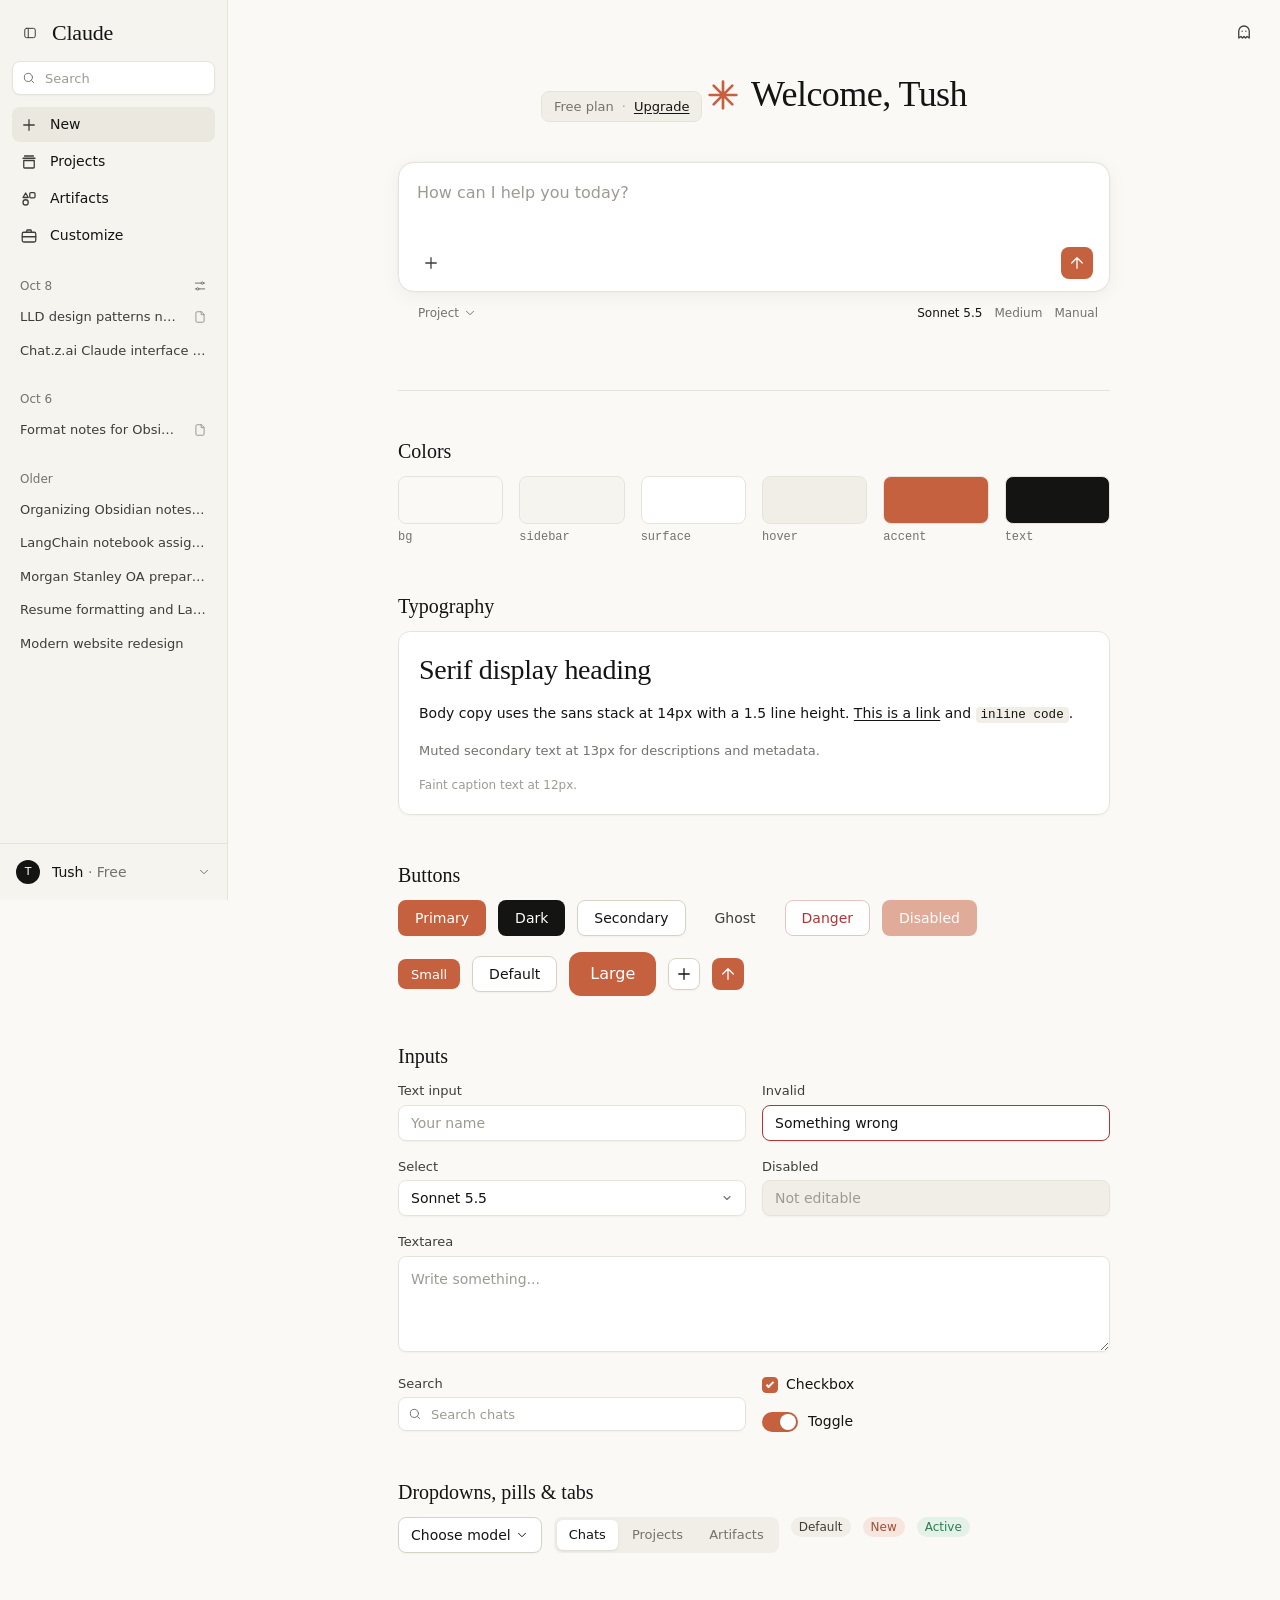
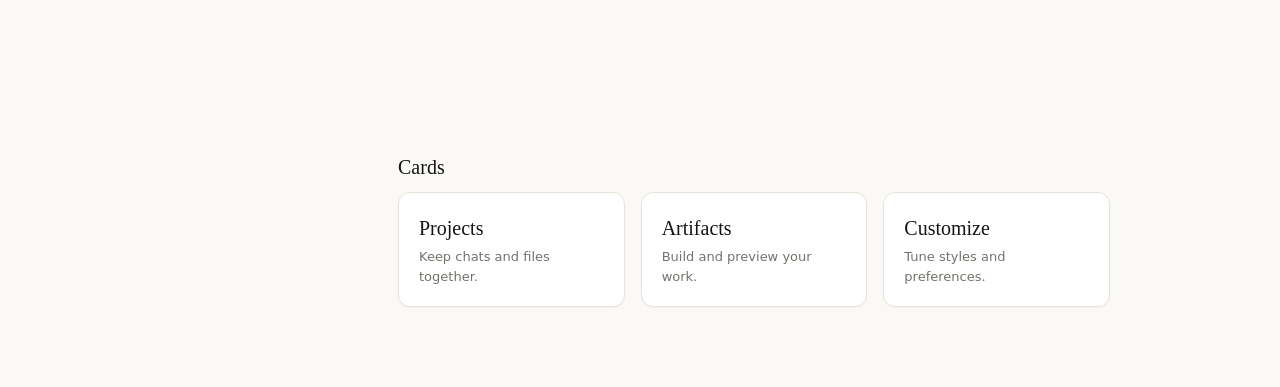
<file: template/index.html>
<!DOCTYPE html>
<html lang="en">
<head>
  <meta charset="UTF-8" />
  <meta name="viewport" content="width=device-width, initial-scale=1" />
  <title>Claude-inspired Design System</title>
  <link rel="stylesheet" href="style.css" />
  <style>
    /* Demo-only layout (not part of the design system) */
    .hero { padding: 72px 0 40px; text-align: center; }
    .hero .pill { margin-bottom: 40px; }
    .hero__title { display: inline-flex; align-items: center; gap: 12px; font-family: var(--font-serif); font-size: var(--text-2xl); letter-spacing: -0.015em; margin-bottom: 32px; }
    .hero__title svg { color: var(--color-accent); width: 32px; height: 32px; }
    .hero .composer { text-align: left; }
    .section { padding: 24px 0; }
    .grid { display: grid; gap: var(--space-4); }
    .grid--3 { grid-template-columns: repeat(3, 1fr); }
    .grid--2 { grid-template-columns: repeat(2, 1fr); }
    .grid--6 { grid-template-columns: repeat(6, 1fr); }
    .topbar { position: absolute; top: 16px; right: 20px; }
    @media (max-width: 800px) { .sidebar { display: none; } .grid--3, .grid--2 { grid-template-columns: 1fr; } .grid--6 { grid-template-columns: repeat(3, 1fr); } }
  </style>
</head>
<body>

<!-- Inline SVG icon sprite -->
<svg width="0" height="0" style="position:absolute" aria-hidden="true">
  <defs>
    <symbol id="i-sidebar" viewBox="0 0 24 24"><rect x="3" y="4" width="18" height="16" rx="3"/><path d="M9 4v16"/></symbol>
    <symbol id="i-search" viewBox="0 0 24 24"><circle cx="11" cy="11" r="7"/><path d="m20 20-3.5-3.5"/></symbol>
    <symbol id="i-plus" viewBox="0 0 24 24"><path d="M12 5v14M5 12h14"/></symbol>
    <symbol id="i-folder" viewBox="0 0 24 24"><path d="M4 7h16M6 4h12M5 10h14v9a1 1 0 0 1-1 1H6a1 1 0 0 1-1-1z"/></symbol>
    <symbol id="i-shapes" viewBox="0 0 24 24"><circle cx="7.5" cy="16.5" r="3.5"/><rect x="13" y="3.5" width="7" height="7" rx="1.5"/><path d="m7.5 4 3.5 6H4z"/></symbol>
    <symbol id="i-brief" viewBox="0 0 24 24"><rect x="3" y="7" width="18" height="13" rx="2"/><path d="M9 7V5a1 1 0 0 1 1-1h4a1 1 0 0 1 1 1v2M3 13h18"/></symbol>
    <symbol id="i-doc" viewBox="0 0 24 24"><path d="M14 3H7a2 2 0 0 0-2 2v14a2 2 0 0 0 2 2h10a2 2 0 0 0 2-2V8z"/><path d="M14 3v5h5"/></symbol>
    <symbol id="i-arrow-up" viewBox="0 0 24 24"><path d="M12 19V5M5 12l7-7 7 7"/></symbol>
    <symbol id="i-chevron" viewBox="0 0 24 24"><path d="m6 9 6 6 6-6"/></symbol>
    <symbol id="i-sliders" viewBox="0 0 24 24"><path d="M4 7h10M18 7h2M4 17h2M10 17h10"/><circle cx="16" cy="7" r="2"/><circle cx="8" cy="17" r="2"/></symbol>
    <symbol id="i-ghost" viewBox="0 0 24 24"><path d="M5 20V11a7 7 0 0 1 14 0v9l-3-2-2 2-2-2-2 2-2-2z"/><path d="M9.5 11h.01M14.5 11h.01"/></symbol>
    <symbol id="i-spark" viewBox="0 0 24 24"><path d="M12 2v20M2 12h20M5 5l14 14M19 5 5 19"/></symbol>
  </defs>
</svg>

<div class="app">

  <!-- ===================== Sidebar ===================== -->
  <aside class="sidebar">
    <div class="sidebar__header">
      <button class="btn btn--ghost btn--icon btn--sm" aria-label="Toggle sidebar">
        <svg class="icon icon--sm"><use href="#i-sidebar"/></svg>
      </button>
      <span class="sidebar__brand">Claude</span>
    </div>

    <div class="search" style="margin-bottom: 12px;">
      <svg class="icon icon--sm search__icon"><use href="#i-search"/></svg>
      <input class="input" type="search" placeholder="Search" aria-label="Search" />
    </div>

    <div class="sidebar__scroll">
      <nav class="sidebar__group">
        <a class="nav-item is-active" href="#"><svg class="icon nav-item__icon"><use href="#i-plus"/></svg><span class="nav-item__text">New</span></a>
        <a class="nav-item" href="#"><svg class="icon nav-item__icon"><use href="#i-folder"/></svg><span class="nav-item__text">Projects</span></a>
        <a class="nav-item" href="#"><svg class="icon nav-item__icon"><use href="#i-shapes"/></svg><span class="nav-item__text">Artifacts</span></a>
        <a class="nav-item" href="#"><svg class="icon nav-item__icon"><use href="#i-brief"/></svg><span class="nav-item__text">Customize</span></a>
      </nav>

      <div class="sidebar__group">
        <div class="sidebar__label"><span>Oct 8</span><svg class="icon icon--sm"><use href="#i-sliders"/></svg></div>
        <a class="nav-item nav-item--chat" href="#"><span class="nav-item__text">LLD design patterns notes</span><svg class="icon icon--sm text-faint"><use href="#i-doc"/></svg></a>
        <a class="nav-item nav-item--chat" href="#"><span class="nav-item__text">Chat.z.ai Claude interface reskin</span></a>
      </div>

      <div class="sidebar__group">
        <div class="sidebar__label"><span>Oct 6</span></div>
        <a class="nav-item nav-item--chat" href="#"><span class="nav-item__text">Format notes for Obsidian</span><svg class="icon icon--sm text-faint"><use href="#i-doc"/></svg></a>
      </div>

      <div class="sidebar__group">
        <div class="sidebar__label"><span>Older</span></div>
        <a class="nav-item nav-item--chat" href="#"><span class="nav-item__text">Organizing Obsidian notes in markdown</span></a>
        <a class="nav-item nav-item--chat" href="#"><span class="nav-item__text">LangChain notebook assignment</span></a>
        <a class="nav-item nav-item--chat" href="#"><span class="nav-item__text">Morgan Stanley OA preparation guide</span></a>
        <a class="nav-item nav-item--chat" href="#"><span class="nav-item__text">Resume formatting and LaTeX fixes</span></a>
        <a class="nav-item nav-item--chat" href="#"><span class="nav-item__text">Modern website redesign</span></a>
      </div>
    </div>

    <div class="sidebar__footer">
      <button class="nav-item" style="padding: 4px;">
        <span class="avatar">T</span>
        <span class="nav-item__text">Tush <span class="text-muted">· Free</span></span>
        <svg class="icon icon--sm text-muted"><use href="#i-chevron"/></svg>
      </button>
    </div>
  </aside>

  <!-- ===================== Main ===================== -->
  <main class="main">
    <button class="btn btn--ghost btn--icon topbar" aria-label="Incognito chat"><svg class="icon"><use href="#i-ghost"/></svg></button>

    <div class="container">

      <!-- Hero: pill + greeting + composer -->
      <section class="hero">
        <div class="pill"><span>Free plan</span><span class="pill__dot">·</span><a href="#">Upgrade</a></div>

        <h1 class="hero__title">
          <svg viewBox="0 0 24 24" class="icon" style="stroke-width:2"><use href="#i-spark"/></svg>
          Welcome, Tush
        </h1>

        <div class="composer">
          <textarea class="composer__input" rows="2" placeholder="How can I help you today?"></textarea>
          <div class="composer__bar">
            <div class="composer__tools">
              <button class="btn btn--ghost btn--icon" aria-label="Add"><svg class="icon"><use href="#i-plus"/></svg></button>
            </div>
            <button class="btn btn--send" aria-label="Send"><svg class="icon"><use href="#i-arrow-up"/></svg></button>
          </div>
        </div>
        <div class="composer-footer">
          <details class="dropdown dropdown--up">
            <summary class="dropdown__trigger">Project <svg class="icon icon--sm"><use href="#i-chevron"/></svg></summary>
            <div class="dropdown__menu">
              <button class="dropdown__item is-selected">No project</button>
              <button class="dropdown__item">Website redesign</button>
              <button class="dropdown__item">Interview prep</button>
            </div>
          </details>
          <div class="composer__meta"><strong>Sonnet 5.5</strong><span>Medium</span><span>Manual</span></div>
        </div>
      </section>

      <hr class="divider" />

      <!-- Color tokens -->
      <section class="section">
        <h2 class="heading-section">Colors</h2>
        <div class="grid grid--6">
          <div><div class="swatch" style="background:var(--color-bg)"></div><div class="swatch-label">bg</div></div>
          <div><div class="swatch" style="background:var(--color-bg-sidebar)"></div><div class="swatch-label">sidebar</div></div>
          <div><div class="swatch" style="background:var(--color-surface)"></div><div class="swatch-label">surface</div></div>
          <div><div class="swatch" style="background:var(--color-surface-hover)"></div><div class="swatch-label">hover</div></div>
          <div><div class="swatch" style="background:var(--color-accent)"></div><div class="swatch-label">accent</div></div>
          <div><div class="swatch" style="background:var(--color-text)"></div><div class="swatch-label">text</div></div>
        </div>
      </section>

      <!-- Typography -->
      <section class="section">
        <h2 class="heading-section">Typography</h2>
        <div class="card stack">
          <h3 class="heading-display">Serif display heading</h3>
          <p>Body copy uses the sans stack at 14px with a 1.5 line height. <a href="#">This is a link</a> and <code>inline code</code>.</p>
          <p class="text-muted text-sm">Muted secondary text at 13px for descriptions and metadata.</p>
          <p class="text-faint text-xs">Faint caption text at 12px.</p>
        </div>
      </section>

      <!-- Buttons -->
      <section class="section">
        <h2 class="heading-section">Buttons</h2>
        <div class="stack">
          <div class="row">
            <button class="btn btn--primary">Primary</button>
            <button class="btn btn--dark">Dark</button>
            <button class="btn btn--secondary">Secondary</button>
            <button class="btn btn--ghost">Ghost</button>
            <button class="btn btn--danger">Danger</button>
            <button class="btn btn--primary" disabled>Disabled</button>
          </div>
          <div class="row">
            <button class="btn btn--primary btn--sm">Small</button>
            <button class="btn btn--secondary">Default</button>
            <button class="btn btn--primary btn--lg">Large</button>
            <button class="btn btn--secondary btn--icon" aria-label="Add"><svg class="icon"><use href="#i-plus"/></svg></button>
            <button class="btn btn--send" aria-label="Send"><svg class="icon"><use href="#i-arrow-up"/></svg></button>
          </div>
        </div>
      </section>

      <!-- Inputs -->
      <section class="section">
        <h2 class="heading-section">Inputs</h2>
        <div class="grid grid--2">
          <div>
            <label class="label" for="name">Text input</label>
            <input id="name" class="input" type="text" placeholder="Your name" />
          </div>
          <div>
            <label class="label" for="err">Invalid</label>
            <input id="err" class="input is-invalid" type="text" value="Something wrong" />
          </div>
          <div>
            <label class="label" for="sel">Select</label>
            <select id="sel" class="select"><option>Sonnet 5.5</option><option>Opus 5.5</option><option>Haiku 5.5</option></select>
          </div>
          <div>
            <label class="label" for="dis">Disabled</label>
            <input id="dis" class="input" type="text" value="Not editable" disabled />
          </div>
          <div style="grid-column: 1 / -1;">
            <label class="label" for="ta">Textarea</label>
            <textarea id="ta" class="textarea" placeholder="Write something..."></textarea>
          </div>
          <div>
            <label class="label">Search</label>
            <div class="search"><svg class="icon icon--sm search__icon"><use href="#i-search"/></svg><input class="input" type="search" placeholder="Search chats" /></div>
          </div>
          <div class="stack">
            <label class="check"><input type="checkbox" checked /> Checkbox</label>
            <label class="row" style="gap:10px"><span class="toggle"><input type="checkbox" checked /><span class="toggle__track"></span></span> Toggle</label>
          </div>
        </div>
      </section>

      <!-- Dropdowns, pills, tabs -->
      <section class="section">
        <h2 class="heading-section">Dropdowns, pills &amp; tabs</h2>
        <div class="row" style="align-items:flex-start; min-height: 190px;">
          <details class="dropdown">
            <summary class="dropdown__trigger dropdown__trigger--field">Choose model <svg class="icon icon--sm"><use href="#i-chevron"/></svg></summary>
            <div class="dropdown__menu">
              <button class="dropdown__item is-selected"><span>Sonnet 5.5<small>Smart, efficient</small></span></button>
              <button class="dropdown__item"><span>Opus 5.5<small>Most capable</small></span></button>
              <button class="dropdown__item"><span>Haiku 5.5<small>Fastest</small></span></button>
              <div class="dropdown__sep"></div>
              <a class="dropdown__item" href="#">More models</a>
            </div>
          </details>

          <div class="tabs" role="tablist">
            <button class="tab is-active" role="tab">Chats</button>
            <button class="tab" role="tab">Projects</button>
            <button class="tab" role="tab">Artifacts</button>
          </div>

          <span class="badge">Default</span>
          <span class="badge badge--accent">New</span>
          <span class="badge badge--success">Active</span>
        </div>
      </section>

      <!-- Cards -->
      <section class="section" style="padding-bottom: 80px;">
        <h2 class="heading-section">Cards</h2>
        <div class="grid grid--3">
          <div class="card card--interactive"><div class="card__title">Projects</div><p class="text-muted text-sm">Keep chats and files together.</p></div>
          <div class="card card--interactive"><div class="card__title">Artifacts</div><p class="text-muted text-sm">Build and preview your work.</p></div>
          <div class="card card--interactive"><div class="card__title">Customize</div><p class="text-muted text-sm">Tune styles and preferences.</p></div>
        </div>
      </section>

    </div>
  </main>
</div>

</body>
</html>
</file>
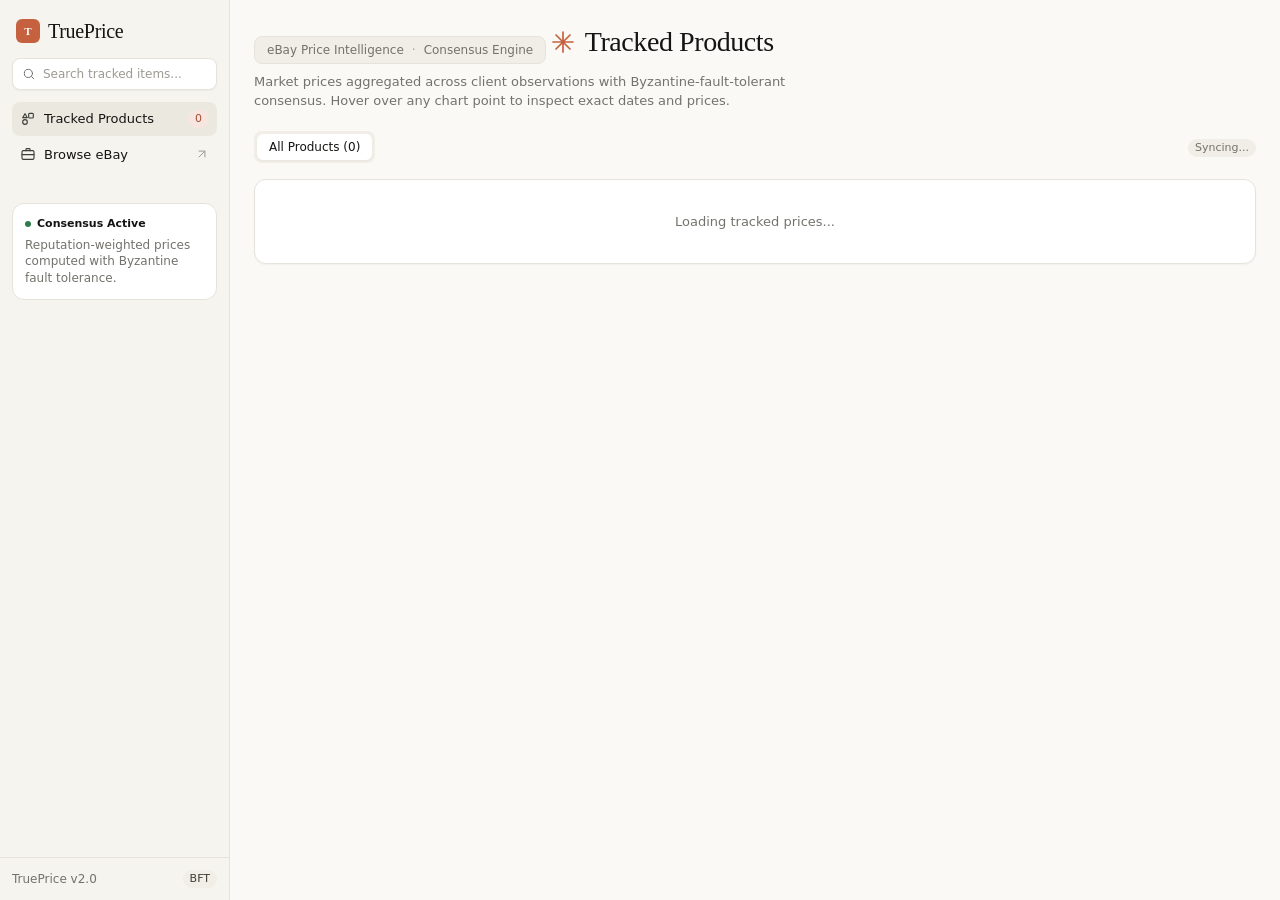
<file: extension/dashboard.html>
<!DOCTYPE html>
<html lang="en">
<head>
  <meta charset="UTF-8" />
  <meta name="viewport" content="width=device-width, initial-scale=1.0"/>
  <title>TruePrice Dashboard</title>
  <link rel="stylesheet" href="style.css" />
  <script src="chart.js"></script>
</head>

<body>

<!-- Inline SVG icon sprite -->
<svg width="0" height="0" style="position:absolute" aria-hidden="true">
  <defs>
    <symbol id="i-spark" viewBox="0 0 24 24">
      <path d="M12 2v20M2 12h20M5 5l14 14M19 5 5 19"/>
    </symbol>
    <symbol id="i-shapes" viewBox="0 0 24 24">
      <circle cx="7.5" cy="16.5" r="3.5"/><rect x="13" y="3.5" width="7" height="7" rx="1.5"/><path d="m7.5 4 3.5 6H4z"/>
    </symbol>
    <symbol id="i-search" viewBox="0 0 24 24">
      <circle cx="11" cy="11" r="7"/><path d="m20 20-3.5-3.5"/>
    </symbol>
    <symbol id="i-brief" viewBox="0 0 24 24">
      <rect x="3" y="7" width="18" height="13" rx="2"/><path d="M9 7V5a1 1 0 0 1 1-1h4a1 1 0 0 1 1 1v2M3 13h18"/>
    </symbol>
    <symbol id="i-arrow-up-right" viewBox="0 0 24 24">
      <path d="M7 17L17 7M7 7h10v10"/>
    </symbol>
  </defs>
</svg>

<div class="dashboard-app app">

  <!-- Sidebar -->
  <aside class="sidebar">
    <div class="sidebar__header">
      <div class="avatar avatar--accent">T</div>
      <span class="sidebar__brand">TruePrice</span>
    </div>

    <div class="search" style="margin-bottom: 12px;">
      <svg class="icon icon--sm search__icon"><use href="#i-search"/></svg>
      <input class="input" type="search" id="searchInput" placeholder="Search tracked items..." aria-label="Search products" />
    </div>

    <div class="sidebar__scroll">
      <nav class="sidebar__group">
        <a class="nav-item is-active" href="#">
          <svg class="icon nav-item__icon"><use href="#i-shapes"/></svg>
          <span class="nav-item__text">Tracked Products</span>
          <span class="badge badge--accent" id="sidebarProductCount">0</span>
        </a>
        <a class="nav-item" href="https://www.ebay.com" target="_blank" rel="noopener noreferrer">
          <svg class="icon nav-item__icon"><use href="#i-brief"/></svg>
          <span class="nav-item__text">Browse eBay</span>
          <svg class="icon icon--sm text-faint" style="margin-left:auto;"><use href="#i-arrow-up-right"/></svg>
        </a>
      </nav>

      <div class="sidebar__group" style="margin-top: auto; padding-top: 16px;">
        <div class="card" style="padding: 12px; background: var(--color-surface); border: 1px solid var(--color-border); box-shadow: none;">
          <div style="display: flex; align-items: center; gap: 6px; margin-bottom: 4px;">
            <span class="footerDot dot-green" style="margin:0;"></span>
            <span style="font-size: 11px; font-weight: 600; color: var(--color-text);">Consensus Active</span>
          </div>
          <p class="text-muted text-xs" style="line-height: 1.4;">Reputation-weighted prices computed with Byzantine fault tolerance.</p>
        </div>
      </div>
    </div>

    <div class="sidebar__footer">
      <span class="text-xs text-muted">TruePrice v2.0</span>
      <span class="badge">BFT</span>
    </div>
  </aside>

  <!-- Main Content -->
  <main class="main">
    <div class="dashboard-container">

      <!-- Header Section -->
      <section class="dashboard-header">
        <div class="pill">
          <span>eBay Price Intelligence</span>
          <span class="pill__dot">·</span>
          <span>Consensus Engine</span>
        </div>

        <h1 class="dashboard-title">
          <svg class="icon"><use href="#i-spark"/></svg>
          Tracked Products
        </h1>
        <p class="dashboard-subtitle">
          Market prices aggregated across client observations with Byzantine-fault-tolerant consensus. Hover over any chart point to inspect exact dates and prices.
        </p>
      </section>

      <!-- Toolbar -->
      <div class="dashboard-toolbar">
        <div class="tabs" role="tablist">
          <button class="tab is-active" role="tab">All Products (<span id="tabCount">0</span>)</button>
        </div>
        <div class="row" style="gap: 8px;">
          <span class="badge badge-neutral" id="statusMessage">Syncing...</span>
        </div>
      </div>

      <!-- Products Grid -->
      <div id="grid" class="grid grid--dashboard"></div>

      <!-- Empty State -->
      <div id="empty" class="card empty-card" style="display:none;"></div>

    </div>
  </main>
</div>

<script src="dashboard.js"></script>

</body>
</html>
</file>
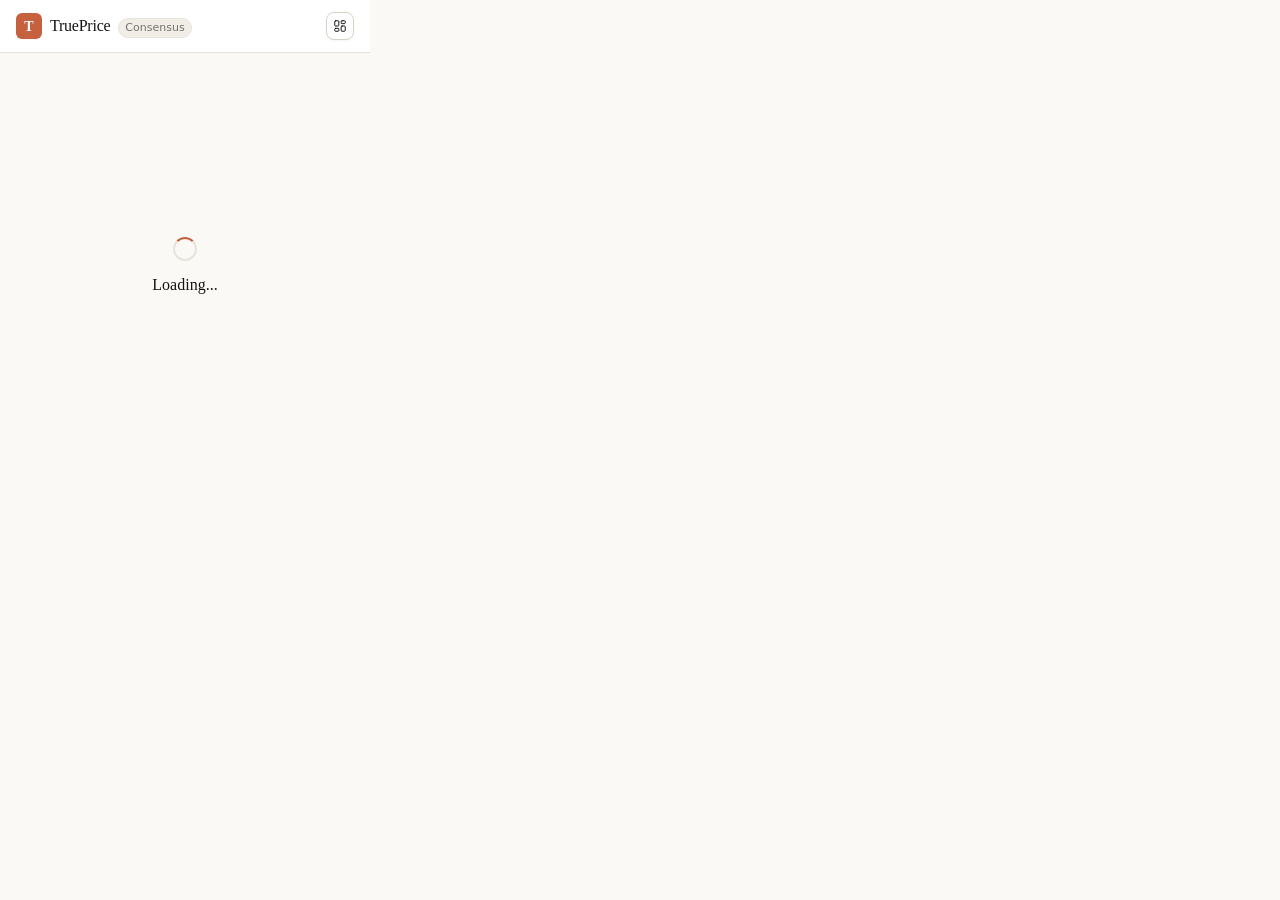
<file: extension/popup.html>
<!DOCTYPE html>
<html lang="en">
<head>
  <meta charset="UTF-8" />
  <meta name="viewport" content="width=device-width, initial-scale=1.0" />
  <title>TruePrice</title>
  <link rel="stylesheet" href="style.css" />
  <script src="chart.js"></script>
</head>
<body>

<!-- SVG icon sprite -->
<svg width="0" height="0" style="position:absolute" aria-hidden="true">
  <defs>
    <symbol id="i-dashboard" viewBox="0 0 24 24">
      <rect x="3" y="3" width="7" height="9" rx="1.5"/><rect x="14" y="3" width="7" height="5" rx="1.5"/>
      <rect x="14" y="12" width="7" height="9" rx="1.5"/><rect x="3" y="16" width="7" height="5" rx="1.5"/>
    </symbol>
    <symbol id="i-spark" viewBox="0 0 24 24">
      <path d="M12 2v20M2 12h20M5 5l14 14M19 5 5 19"/>
    </symbol>
    <symbol id="i-user-check" viewBox="0 0 24 24">
      <path d="M16 21v-2a4 4 0 0 0-4-4H5a4 4 0 0 0-4 4v2"/><circle cx="8.5" cy="7" r="4"/><polyline points="17 11 19 13 23 9"/>
    </symbol>
    <symbol id="i-alert-circle" viewBox="0 0 24 24">
      <circle cx="12" cy="12" r="10"/><line x1="12" y1="8" x2="12" y2="12"/><line x1="12" y1="16" x2="12.01" y2="16"/>
    </symbol>
  </defs>
</svg>

<div class="popup-app app">

  <!-- Header -->
  <div class="popup-header header">
    <div class="popup-brand brand">
      <div class="brand-monogram logo">T</div>
      <div class="brand-text-wrap brandText">
        <span class="popup-brand-title brandTitle">TruePrice</span>
        <span class="popup-brand-badge brandSub">Consensus</span>
      </div>
    </div>
    <button id="dashboardBtn" class="btn btn--secondary btn--icon btn--sm iconBtn" title="Open dashboard" aria-label="Open dashboard">
      <svg class="icon icon--sm"><use href="#i-dashboard"/></svg>
    </button>
  </div>

  <!-- Register view -->
  <div id="registerView" class="registerView" style="display:none;">
    <div class="registerLogo">T</div>
    <div class="registerTitle">Welcome to TruePrice</div>
    <div class="registerDesc">Register an anonymous client to start submitting price observations and viewing reputation-weighted price history.</div>
    <button id="registerBtn" class="btn btn--primary btnPrimary">
      <svg class="icon icon--sm"><use href="#i-user-check"/></svg>
      <span>Register Client</span>
    </button>
    <div id="registerError" class="errorBox" style="display:none;"></div>
  </div>

  <!-- Loading state -->
  <div id="loading" class="state">
    <div class="spinner"></div>
    <div class="stateTitle" id="loadingText">Loading...</div>
  </div>

  <!-- Error state -->
  <div id="error" class="state" style="display:none;">
    <svg class="stateIcon icon"><use href="#i-alert-circle"/></svg>
    <div class="stateTitle" id="errorTitle">Something went wrong</div>
    <div class="stateMsg" id="errorMsg"></div>
  </div>

  <!-- Main content -->
  <div id="content" class="popup-body body" style="display:none;">

    <!-- Price hero card -->
    <div class="card priceHero fadeIn">
      <div class="priceTop">
        <div>
          <span class="label priceLabel" id="productLabel">Canonical Price</span>
          <div id="currentPrice" class="priceValue">$—</div>
        </div>
        <div id="priceChange" class="priceBadge badge badge-neutral">—</div>
      </div>

      <div class="statsRow">
        <div class="stat">
          <span class="statLabel">Low</span>
          <span id="minStat" class="statValue">—</span>
        </div>
        <div class="stat">
          <span class="statLabel">High</span>
          <span id="maxStat" class="statValue">—</span>
        </div>
        <div class="stat">
          <span class="statLabel">Hours</span>
          <span id="hoursStat" class="statValue">—</span>
        </div>
      </div>

      <div class="confidenceBar">
        <div class="confidenceHeader">
          <span class="confidenceLabel">Confidence</span>
          <span class="confidenceValue" id="confidenceValue">—</span>
        </div>
        <div class="confidenceTrack">
          <div class="confidenceFill" id="confidenceFill" style="width:0%;"></div>
        </div>
      </div>
    </div>

    <!-- Chart card -->
    <div class="card chartCard fadeIn">
      <div class="chartHeader">
        <span class="chartTitle">Price History</span>
        <span class="chartMeta" id="chartMeta">—</span>
      </div>
      <div class="chart">
        <canvas id="priceChart"></canvas>
      </div>
    </div>

  </div>

  <!-- Footer -->
  <div class="popup-footer footer" id="footer" style="display:none;">
    <div class="footerText" id="footerStatus">
      <span class="footerDot dot-amber"></span>Connecting...
    </div>
    <div class="footerText" id="footerClient">—</div>
  </div>

</div>

<script src="popup.js"></script>

</body>
</html>
</file>
<file: template/style.css>
/* ==========================================================================
   Claude-inspired design system (light mode)
   Reusable tokens + components. Vanilla CSS, no dependencies.
   ========================================================================== */

/* ---------- 1. Design tokens ---------- */
:root {
  /* Fonts (exact brand fonts are proprietary; fallbacks approximate them) */
  --font-sans: "Anthropic Sans", "Styrene B", ui-sans-serif, system-ui, -apple-system,
    "Segoe UI", Roboto, "Helvetica Neue", Arial, sans-serif;
  --font-serif: "Anthropic Serif", "Tiempos Headline", "Tiempos Text", ui-serif,
    Georgia, "Times New Roman", serif;
  --font-mono: ui-monospace, "SF Mono", SFMono-Regular, Menlo, Consolas, monospace;

  /* Surfaces */
  --color-bg: #faf9f5;            /* page / main area */
  --color-bg-sidebar: #f5f4ee;    /* sidebar */
  --color-surface: #ffffff;       /* inputs, cards, menus */
  --color-surface-hover: #f0eee6; /* hover on nav items, ghost buttons */
  --color-surface-active: #ebe9df;/* selected nav item / pressed */
  --color-pill: #f0eee6;          /* "Free plan" style pill */

  /* Text */
  --color-text: #141413;
  --color-text-secondary: #3d3d3a;
  --color-text-muted: #73726c;
  --color-text-faint: #9c9a92;
  --color-text-on-accent: #ffffff;

  /* Borders */
  --color-border: #e6e4da;
  --color-border-strong: #d6d3c6;
  --color-border-hover: #c9c6b8;

  /* Accent (Claude terracotta) */
  --color-accent: #c6613f;
  --color-accent-hover: #b5563a;
  --color-accent-active: #a24d33;
  --color-accent-soft: #f6e6df;
  --color-focus-ring: rgba(198, 97, 63, 0.35);
  --color-link: #141413;
  --color-link-hover: #c6613f;

  /* Status */
  --color-danger: #b53333;
  --color-success: #2f7d4f;

  /* Type scale */
  --text-2xs: 0.6875rem;  /* 11px */
  --text-xs: 0.75rem;     /* 12px */
  --text-sm: 0.8125rem;   /* 13px */
  --text-base: 0.875rem;  /* 14px – UI default */
  --text-md: 1rem;        /* 16px – composer / body */
  --text-lg: 1.25rem;
  --text-xl: 1.75rem;
  --text-2xl: 2.25rem;
  --leading-tight: 1.25;
  --leading-normal: 1.5;

  /* Spacing (4px base) */
  --space-1: 4px;
  --space-2: 8px;
  --space-3: 12px;
  --space-4: 16px;
  --space-5: 20px;
  --space-6: 24px;
  --space-8: 32px;
  --space-10: 40px;
  --space-12: 48px;

  /* Radii */
  --radius-xs: 4px;
  --radius-sm: 6px;
  --radius-md: 8px;    /* buttons, nav items, inputs */
  --radius-lg: 12px;   /* menus, cards */
  --radius-xl: 16px;   /* composer */
  --radius-pill: 999px;

  /* Shadows */
  --shadow-xs: 0 1px 2px rgba(20, 20, 19, 0.04);
  --shadow-sm: 0 1px 3px rgba(20, 20, 19, 0.06), 0 1px 2px rgba(20, 20, 19, 0.04);
  --shadow-md: 0 4px 20px rgba(20, 20, 19, 0.05), 0 0 0 0.5px rgba(20, 20, 19, 0.04);
  --shadow-lg: 0 10px 30px rgba(20, 20, 19, 0.10), 0 2px 6px rgba(20, 20, 19, 0.04);

  /* Motion */
  --ease: cubic-bezier(0.2, 0, 0, 1);
  --duration-fast: 120ms;
  --duration: 180ms;

  /* Layout */
  --sidebar-width: 228px;
}

/* ---------- 2. Base / reset ---------- */
*, *::before, *::after { box-sizing: border-box; }

html { -webkit-text-size-adjust: 100%; }

body {
  margin: 0;
  background: var(--color-bg);
  color: var(--color-text);
  font-family: var(--font-sans);
  font-size: var(--text-base);
  line-height: var(--leading-normal);
  -webkit-font-smoothing: antialiased;
  -moz-osx-font-smoothing: grayscale;
}

h1, h2, h3, h4 { margin: 0; font-weight: 400; line-height: var(--leading-tight); }
p { margin: 0; }
a { color: var(--color-link); text-underline-offset: 2px; transition: color var(--duration-fast) var(--ease); }
a:hover { color: var(--color-link-hover); }

button, input, select, textarea { font: inherit; color: inherit; }
button { cursor: pointer; }
svg { flex: none; }

:focus-visible { outline: 2px solid var(--color-focus-ring); outline-offset: 2px; }

/* Thin, warm scrollbars */
* { scrollbar-width: thin; scrollbar-color: var(--color-border-strong) transparent; }
::-webkit-scrollbar { width: 8px; height: 8px; }
::-webkit-scrollbar-thumb { background: var(--color-border-strong); border-radius: var(--radius-pill); }
::-webkit-scrollbar-track { background: transparent; }

/* ---------- 3. Typography helpers ---------- */
.serif { font-family: var(--font-serif); }
.heading-display {
  font-family: var(--font-serif);
  font-size: var(--text-xl);
  letter-spacing: -0.01em;
  color: var(--color-text);
}
.heading-section {
  font-family: var(--font-serif);
  font-size: var(--text-lg);
  margin-bottom: var(--space-3);
}
.text-muted { color: var(--color-text-muted); }
.text-faint { color: var(--color-text-faint); }
.text-xs { font-size: var(--text-xs); }
.text-sm { font-size: var(--text-sm); }
.label {
  display: block;
  font-size: var(--text-sm);
  color: var(--color-text-secondary);
  margin-bottom: var(--space-1);
}
code, kbd {
  font-family: var(--font-mono);
  font-size: 0.9em;
  background: var(--color-surface-hover);
  padding: 1px 5px;
  border-radius: var(--radius-xs);
}

/* ---------- 4. Layout ---------- */
.app { display: flex; min-height: 100vh; }

.sidebar {
  width: var(--sidebar-width);
  flex: none;
  background: var(--color-bg-sidebar);
  border-right: 1px solid var(--color-border);
  display: flex;
  flex-direction: column;
  height: 100vh;
  position: sticky;
  top: 0;
  padding: var(--space-3) var(--space-3) 0;
}
.sidebar__header {
  display: flex; align-items: center; gap: var(--space-2);
  padding: var(--space-1) var(--space-1) var(--space-3);
}
.sidebar__brand { font-family: var(--font-serif); font-size: 1.375rem; letter-spacing: -0.01em; }
.sidebar__scroll { flex: 1; overflow-y: auto; margin: 0 calc(var(--space-1) * -1); padding: 0 var(--space-1); }
.sidebar__group { display: flex; flex-direction: column; gap: 2px; margin-bottom: var(--space-4); }
.sidebar__label {
  display: flex; align-items: center; justify-content: space-between;
  font-size: var(--text-xs); color: var(--color-text-muted);
  padding: var(--space-2) var(--space-2) var(--space-1);
}
.sidebar__footer {
  border-top: 1px solid var(--color-border);
  margin: 0 calc(var(--space-3) * -1);
  padding: var(--space-3);
}

.main { flex: 1; min-width: 0; position: relative; }
.container { width: 100%; max-width: 760px; margin: 0 auto; padding: 0 var(--space-6); }
.stack > * + * { margin-top: var(--space-4); }
.row { display: flex; align-items: center; gap: var(--space-3); flex-wrap: wrap; }

/* ---------- 5. Navigation items ---------- */
.nav-item {
  display: flex; align-items: center; gap: var(--space-3);
  width: 100%;
  padding: 7px var(--space-2);
  border: 0; background: transparent;
  border-radius: var(--radius-md);
  color: var(--color-text);
  font-size: var(--text-base);
  text-align: left; text-decoration: none;
  white-space: nowrap; overflow: hidden;
  transition: background var(--duration-fast) var(--ease);
}
.nav-item:hover { background: var(--color-surface-hover); color: var(--color-text); }
.nav-item:active { background: var(--color-surface-active); }
.nav-item.is-active { background: var(--color-surface-active); }
.nav-item__icon { width: 18px; height: 18px; color: var(--color-text-secondary); }
.nav-item__text { flex: 1; overflow: hidden; text-overflow: ellipsis; }
.nav-item--chat { font-size: var(--text-sm); padding: 6px var(--space-2); color: var(--color-text-secondary); }
.nav-item--chat:hover { color: var(--color-text); }

/* ---------- 6. Buttons ---------- */
.btn {
  display: inline-flex; align-items: center; justify-content: center; gap: var(--space-2);
  height: 36px; padding: 0 var(--space-4);
  border: 1px solid transparent;
  border-radius: var(--radius-md);
  background: transparent;
  font-size: var(--text-base); font-weight: 500; line-height: 1;
  white-space: nowrap; text-decoration: none;
  transition: background var(--duration-fast) var(--ease), border-color var(--duration-fast) var(--ease),
    color var(--duration-fast) var(--ease), transform var(--duration-fast) var(--ease);
}
.btn:active { transform: scale(0.98); }
.btn:disabled, .btn[aria-disabled="true"] { opacity: 0.5; pointer-events: none; }

.btn--primary { background: var(--color-accent); color: var(--color-text-on-accent); }
.btn--primary:hover { background: var(--color-accent-hover); color: var(--color-text-on-accent); }
.btn--primary:active { background: var(--color-accent-active); }

.btn--dark { background: var(--color-text); color: #fff; }
.btn--dark:hover { background: #2b2b29; color: #fff; }

.btn--secondary { background: var(--color-surface); border-color: var(--color-border-strong); color: var(--color-text); box-shadow: var(--shadow-xs); }
.btn--secondary:hover { background: var(--color-surface-hover); border-color: var(--color-border-hover); color: var(--color-text); }

.btn--ghost { color: var(--color-text-secondary); }
.btn--ghost:hover { background: var(--color-surface-hover); color: var(--color-text); }

.btn--danger { background: var(--color-surface); border-color: #e7c4c4; color: var(--color-danger); }
.btn--danger:hover { background: #fbeeee; color: var(--color-danger); }

.btn--sm { height: 30px; padding: 0 var(--space-3); font-size: var(--text-sm); }
.btn--lg { height: 44px; padding: 0 var(--space-5); font-size: var(--text-md); border-radius: var(--radius-lg); }

.btn--icon { width: 32px; height: 32px; padding: 0; }
.btn--icon.btn--sm { width: 28px; height: 28px; }

/* Send button (composer) */
.btn--send {
  width: 32px; height: 32px; padding: 0;
  background: var(--color-accent); color: #fff; border-radius: var(--radius-md);
}
.btn--send:hover { background: var(--color-accent-hover); color: #fff; }
.btn--send:disabled { background: var(--color-accent-soft); color: #fff; opacity: 1; }

/* ---------- 7. Inputs ---------- */
.input, .textarea, .select {
  width: 100%;
  background: var(--color-surface);
  border: 1px solid var(--color-border);
  border-radius: var(--radius-md);
  padding: 0 var(--space-3);
  height: 36px;
  font-size: var(--text-base);
  color: var(--color-text);
  box-shadow: var(--shadow-xs);
  transition: border-color var(--duration-fast) var(--ease), box-shadow var(--duration-fast) var(--ease);
}
.input::placeholder, .textarea::placeholder { color: var(--color-text-faint); }
.input:hover, .textarea:hover, .select:hover { border-color: var(--color-border-hover); }
.input:focus, .textarea:focus, .select:focus {
  outline: none;
  border-color: var(--color-accent);
  box-shadow: 0 0 0 3px var(--color-focus-ring);
}
.input:disabled { background: var(--color-surface-hover); color: var(--color-text-faint); }
.input.is-invalid { border-color: var(--color-danger); }
.input.is-invalid:focus { box-shadow: 0 0 0 3px rgba(181, 51, 51, 0.25); }
.textarea { height: auto; min-height: 96px; padding: var(--space-3); resize: vertical; line-height: var(--leading-normal); }

.select {
  appearance: none;
  padding-right: 32px;
  background-image: url("data:image/svg+xml,%3Csvg xmlns='http://www.w3.org/2000/svg' width='12' height='12' viewBox='0 0 24 24' fill='none' stroke='%2373726c' stroke-width='2.2' stroke-linecap='round' stroke-linejoin='round'%3E%3Cpath d='m6 9 6 6 6-6'/%3E%3C/svg%3E");
  background-repeat: no-repeat;
  background-position: right 12px center;
}

/* Search box */
.search {
  position: relative; display: flex; align-items: center;
}
.search__icon { position: absolute; left: 10px; width: 16px; height: 16px; color: var(--color-text-muted); pointer-events: none; }
.search .input { padding-left: 32px; background: var(--color-surface); height: 34px; font-size: var(--text-sm); }

/* Checkbox / toggle */
.check { display: inline-flex; align-items: center; gap: var(--space-2); font-size: var(--text-base); cursor: pointer; }
.check input { appearance: none; width: 16px; height: 16px; margin: 0; border: 1px solid var(--color-border-strong); border-radius: var(--radius-xs); background: var(--color-surface); display: grid; place-items: center; transition: all var(--duration-fast) var(--ease); }
.check input:hover { border-color: var(--color-border-hover); }
.check input:checked { background: var(--color-accent); border-color: var(--color-accent); }
.check input:checked::after { content: ""; width: 4px; height: 8px; border: solid #fff; border-width: 0 2px 2px 0; transform: translateY(-1px) rotate(45deg); }
.check input:focus-visible { box-shadow: 0 0 0 3px var(--color-focus-ring); outline: none; }

.toggle { position: relative; display: inline-block; width: 36px; height: 20px; }
.toggle input { position: absolute; inset: 0; opacity: 0; margin: 0; cursor: pointer; z-index: 1; }
.toggle__track { position: absolute; inset: 0; background: var(--color-border-strong); border-radius: var(--radius-pill); transition: background var(--duration) var(--ease); }
.toggle__track::after { content: ""; position: absolute; top: 2px; left: 2px; width: 16px; height: 16px; background: #fff; border-radius: 50%; box-shadow: var(--shadow-sm); transition: transform var(--duration) var(--ease); }
.toggle input:checked + .toggle__track { background: var(--color-accent); }
.toggle input:checked + .toggle__track::after { transform: translateX(16px); }
.toggle input:focus-visible + .toggle__track { box-shadow: 0 0 0 3px var(--color-focus-ring); }

/* ---------- 8. Composer (large chat input) ---------- */
.composer {
  background: var(--color-surface);
  border: 1px solid var(--color-border);
  border-radius: var(--radius-xl);
  box-shadow: var(--shadow-md);
  padding: var(--space-4) var(--space-4) var(--space-3);
  transition: border-color var(--duration) var(--ease), box-shadow var(--duration) var(--ease);
}
.composer:hover { border-color: var(--color-border-strong); }
.composer:focus-within {
  border-color: var(--color-border-strong);
  box-shadow: 0 6px 28px rgba(20, 20, 19, 0.08), 0 0 0 0.5px rgba(20, 20, 19, 0.06);
}
.composer__input {
  display: block; width: 100%; min-height: 56px; max-height: 280px;
  border: 0; outline: 0; resize: none; background: transparent;
  font-size: var(--text-md); line-height: var(--leading-normal);
  color: var(--color-text);
}
.composer__input::placeholder { color: var(--color-text-faint); }
.composer__bar { display: flex; align-items: center; justify-content: space-between; gap: var(--space-3); margin-top: var(--space-3); }
.composer__tools { display: flex; align-items: center; gap: var(--space-1); }
.composer__meta { display: flex; align-items: center; gap: var(--space-3); font-size: var(--text-xs); color: var(--color-text-muted); }
.composer__meta strong { color: var(--color-text); font-weight: 500; }

.composer-footer {
  display: flex; align-items: center; justify-content: space-between;
  padding: var(--space-2) var(--space-3) 0;
  font-size: var(--text-xs); color: var(--color-text-muted);
}

/* ---------- 9. Dropdown menu (no-JS, <details>) ---------- */
.dropdown { position: relative; display: inline-block; }
.dropdown > summary { list-style: none; }
.dropdown > summary::-webkit-details-marker { display: none; }
.dropdown__trigger {
  display: inline-flex; align-items: center; gap: var(--space-1);
  padding: 4px var(--space-2); border-radius: var(--radius-md);
  font-size: var(--text-xs); color: var(--color-text-muted);
  cursor: pointer; user-select: none;
  transition: background var(--duration-fast) var(--ease), color var(--duration-fast) var(--ease);
}
.dropdown__trigger:hover, .dropdown[open] > .dropdown__trigger { background: var(--color-surface-hover); color: var(--color-text); }
.dropdown__trigger--field {
  height: 36px; padding: 0 var(--space-3); font-size: var(--text-base); color: var(--color-text);
  background: var(--color-surface); border: 1px solid var(--color-border-strong); box-shadow: var(--shadow-xs);
}
.dropdown__menu {
  position: absolute; z-index: 20; top: calc(100% + 6px); left: 0; min-width: 200px;
  background: var(--color-surface);
  border: 1px solid var(--color-border);
  border-radius: var(--radius-lg);
  box-shadow: var(--shadow-lg);
  padding: var(--space-1);
  animation: pop var(--duration) var(--ease);
}
.dropdown--up .dropdown__menu { top: auto; bottom: calc(100% + 6px); }
.dropdown__item {
  display: flex; align-items: center; justify-content: space-between; gap: var(--space-3);
  width: 100%; padding: 8px var(--space-3);
  border: 0; background: transparent; border-radius: var(--radius-md);
  font-size: var(--text-sm); color: var(--color-text); text-align: left; text-decoration: none;
}
.dropdown__item:hover { background: var(--color-surface-hover); color: var(--color-text); }
.dropdown__item.is-selected::after { content: "✓"; color: var(--color-accent); }
.dropdown__item small { display: block; color: var(--color-text-muted); font-size: var(--text-xs); }
.dropdown__sep { height: 1px; background: var(--color-border); margin: var(--space-1) 0; }
@keyframes pop { from { opacity: 0; transform: translateY(-4px) scale(0.98); } to { opacity: 1; transform: none; } }

/* ---------- 10. Pills, badges, avatars ---------- */
.pill {
  display: inline-flex; align-items: center; gap: var(--space-2);
  padding: 5px var(--space-3);
  background: var(--color-pill);
  border: 1px solid var(--color-border);
  border-radius: var(--radius-md);
  font-size: var(--text-sm); color: var(--color-text-muted);
}
.pill a { color: var(--color-text); text-decoration: underline; text-underline-offset: 2px; }
.pill a:hover { color: var(--color-accent); }
.pill__dot { opacity: 0.6; }

.badge {
  display: inline-flex; align-items: center; padding: 1px 8px;
  border-radius: var(--radius-pill); font-size: var(--text-xs); font-weight: 500;
  background: var(--color-surface-hover); color: var(--color-text-secondary);
}
.badge--accent { background: var(--color-accent-soft); color: var(--color-accent-active); }
.badge--success { background: #e3f1e8; color: var(--color-success); }

.avatar {
  display: inline-grid; place-items: center; width: 24px; height: 24px; border-radius: 50%;
  background: var(--color-text); color: #fff; font-size: var(--text-2xs); font-weight: 500;
}

/* ---------- 11. Cards / tabs / misc ---------- */
.card {
  background: var(--color-surface);
  border: 1px solid var(--color-border);
  border-radius: var(--radius-lg);
  padding: var(--space-5);
  box-shadow: var(--shadow-xs);
}
.card--interactive { transition: border-color var(--duration) var(--ease), box-shadow var(--duration) var(--ease), transform var(--duration) var(--ease); }
.card--interactive:hover { border-color: var(--color-border-strong); box-shadow: var(--shadow-md); transform: translateY(-1px); }
.card__title { font-family: var(--font-serif); font-size: var(--text-lg); margin-bottom: var(--space-1); }

.tabs { display: inline-flex; gap: 2px; padding: 3px; background: var(--color-surface-hover); border-radius: var(--radius-md); }
.tab {
  border: 0; background: transparent; padding: 5px var(--space-3); border-radius: var(--radius-sm);
  font-size: var(--text-sm); color: var(--color-text-muted); transition: all var(--duration-fast) var(--ease);
}
.tab:hover { color: var(--color-text); }
.tab.is-active { background: var(--color-surface); color: var(--color-text); box-shadow: var(--shadow-sm); }

.divider { height: 1px; background: var(--color-border); border: 0; margin: var(--space-6) 0; }

.swatch { width: 100%; height: 48px; border-radius: var(--radius-md); border: 1px solid var(--color-border); }
.swatch-label { font-size: var(--text-xs); color: var(--color-text-muted); margin-top: var(--space-1); font-family: var(--font-mono); }

.icon { width: 18px; height: 18px; stroke: currentColor; fill: none; stroke-width: 1.7; stroke-linecap: round; stroke-linejoin: round; }
.icon--sm { width: 14px; height: 14px; }
.icon--lg { width: 22px; height: 22px; }
</file>
<file: extension/style.css>
/* ==========================================================================
   TruePrice — Claude-inspired Design System & Extension Styles
   Matched to template/style.css (Warm cream, editorial typography, terracotta)
   ========================================================================== */

/* ---------- 1. Design tokens ---------- */
:root {
  /* Fonts */
  --font-sans: "Anthropic Sans", "Styrene B", ui-sans-serif, system-ui, -apple-system,
    "Segoe UI", Roboto, "Helvetica Neue", Arial, sans-serif;
  --font-serif: "Anthropic Serif", "Tiempos Headline", "Tiempos Text", ui-serif,
    Georgia, "Times New Roman", serif;
  --font-mono: ui-monospace, "SF Mono", SFMono-Regular, Menlo, Consolas, monospace;

  /* Surfaces */
  --color-bg: #faf9f5;            /* Page / body background */
  --color-bg-sidebar: #f5f4ee;    /* Sidebar & header surfaces */
  --color-surface: #ffffff;       /* Cards, inputs, dropdowns */
  --color-surface-hover: #f0eee6; /* Hover states, subtle chips */
  --color-surface-active: #ebe9df;/* Pressed / active states */
  --color-pill: #f0eee6;          /* Pill tags */

  /* Text */
  --color-text: #141413;
  --color-text-secondary: #3d3d3a;
  --color-text-muted: #73726c;
  --color-text-faint: #9c9a92;
  --color-text-on-accent: #ffffff;

  /* Borders */
  --color-border: #e6e4da;
  --color-border-strong: #d6d3c6;
  --color-border-hover: #c9c6b8;

  /* Accent (Claude terracotta) */
  --color-accent: #c6613f;
  --color-accent-hover: #b5563a;
  --color-accent-active: #a24d33;
  --color-accent-soft: #f6e6df;
  --color-focus-ring: rgba(198, 97, 63, 0.35);
  --color-link: #141413;
  --color-link-hover: #c6613f;

  /* Status */
  --color-danger: #b53333;
  --color-danger-soft: #fbeeee;
  --color-danger-border: #e7c4c4;
  --color-success: #2f7d4f;
  --color-success-soft: #e3f1e8;

  /* Compatibility aliases for JS logic */
  --accent: var(--color-accent);
  --accent-dim: var(--color-accent-hover);
  --accent-glow: rgba(198, 97, 63, 0.15);
  --green: var(--color-success);
  --green-dim: var(--color-success);
  --green-glow: rgba(47, 125, 79, 0.15);
  --red: var(--color-danger);
  --red-dim: var(--color-danger);
  --red-glow: rgba(181, 51, 51, 0.15);
  --chart-1: var(--color-accent);
  --chart-2: var(--color-success);
  --destructive: var(--color-danger);

  /* Type scale */
  --text-2xs: 0.6875rem;  /* 11px */
  --text-xs: 0.75rem;     /* 12px */
  --text-sm: 0.8125rem;   /* 13px */
  --text-base: 0.875rem;  /* 14px – UI default */
  --text-md: 1rem;        /* 16px */
  --text-lg: 1.25rem;     /* 20px */
  --text-xl: 1.75rem;     /* 28px */
  --text-2xl: 2.25rem;    /* 36px */
  --leading-tight: 1.25;
  --leading-normal: 1.5;

  /* Spacing */
  --space-1: 4px;
  --space-2: 8px;
  --space-3: 12px;
  --space-4: 16px;
  --space-5: 20px;
  --space-6: 24px;
  --space-8: 32px;

  /* Radii */
  --radius-xs: 4px;
  --radius-sm: 6px;
  --radius-md: 8px;
  --radius-lg: 12px;
  --radius-xl: 16px;
  --radius-pill: 999px;

  /* Shadows */
  --shadow-xs: 0 1px 2px rgba(20, 20, 19, 0.04);
  --shadow-sm: 0 1px 3px rgba(20, 20, 19, 0.06), 0 1px 2px rgba(20, 20, 19, 0.04);
  --shadow-md: 0 4px 20px rgba(20, 20, 19, 0.05), 0 0 0 0.5px rgba(20, 20, 19, 0.04);
  --shadow-lg: 0 10px 30px rgba(20, 20, 19, 0.10), 0 2px 6px rgba(20, 20, 19, 0.04);

  /* Motion */
  --ease: cubic-bezier(0.2, 0, 0, 1);
  --duration-fast: 120ms;
  --duration: 180ms;

  --sidebar-width: 230px;
}

/* ---------- 2. Base / reset ---------- */
*, *::before, *::after { box-sizing: border-box; }
html { -webkit-text-size-adjust: 100%; }

body {
  margin: 0;
  background: var(--color-bg);
  color: var(--color-text);
  font-family: var(--font-sans);
  font-size: var(--text-base);
  line-height: var(--leading-normal);
  -webkit-font-smoothing: antialiased;
  -moz-osx-font-smoothing: grayscale;
}

h1, h2, h3, h4 { margin: 0; font-weight: 400; line-height: var(--leading-tight); }
p { margin: 0; }
a { color: var(--color-link); text-underline-offset: 2px; text-decoration: none; transition: color var(--duration-fast) var(--ease); }
a:hover { color: var(--color-link-hover); }

button, input, select, textarea { font: inherit; color: inherit; }
button { cursor: pointer; }
svg { flex: none; }

:focus-visible { outline: 2px solid var(--color-focus-ring); outline-offset: 2px; }

/* Thin, warm scrollbars */
* { scrollbar-width: thin; scrollbar-color: var(--color-border-strong) transparent; }
::-webkit-scrollbar { width: 6px; height: 6px; }
::-webkit-scrollbar-thumb { background: var(--color-border-strong); border-radius: var(--radius-pill); }
::-webkit-scrollbar-track { background: transparent; }

/* ---------- 3. Typography helpers ---------- */
.serif { font-family: var(--font-serif); }
.heading-display {
  font-family: var(--font-serif);
  font-size: var(--text-xl);
  letter-spacing: -0.015em;
  color: var(--color-text);
}
.heading-section {
  font-family: var(--font-serif);
  font-size: var(--text-lg);
  margin-bottom: var(--space-3);
  color: var(--color-text);
}
.text-muted { color: var(--color-text-muted); }
.text-faint { color: var(--color-text-faint); }
.text-xs { font-size: var(--text-xs); }
.text-sm { font-size: var(--text-sm); }
.label {
  display: block;
  font-size: var(--text-2xs);
  text-transform: uppercase;
  letter-spacing: 0.05em;
  font-weight: 600;
  color: var(--color-text-muted);
}
code, kbd {
  font-family: var(--font-mono);
  font-size: 0.9em;
  background: var(--color-surface-hover);
  padding: 1px 5px;
  border-radius: var(--radius-xs);
}

/* ---------- 4. Buttons ---------- */
.btn {
  display: inline-flex; align-items: center; justify-content: center; gap: var(--space-2);
  height: 34px; padding: 0 var(--space-3);
  border: 1px solid transparent;
  border-radius: var(--radius-md);
  background: transparent;
  font-size: var(--text-sm); font-weight: 500; line-height: 1;
  white-space: nowrap; text-decoration: none;
  transition: background var(--duration-fast) var(--ease),
              border-color var(--duration-fast) var(--ease),
              color var(--duration-fast) var(--ease),
              transform var(--duration-fast) var(--ease);
}
.btn:active { transform: scale(0.98); }
.btn:disabled, .btn[aria-disabled="true"] { opacity: 0.55; pointer-events: none; }

.btn--primary {
  background: var(--color-accent);
  color: var(--color-text-on-accent);
  box-shadow: var(--shadow-xs);
}
.btn--primary:hover { background: var(--color-accent-hover); color: var(--color-text-on-accent); }
.btn--primary:active { background: var(--color-accent-active); }

.btn--secondary {
  background: var(--color-surface);
  border-color: var(--color-border-strong);
  color: var(--color-text);
  box-shadow: var(--shadow-xs);
}
.btn--secondary:hover {
  background: var(--color-surface-hover);
  border-color: var(--color-border-hover);
  color: var(--color-text);
}

.btn--ghost {
  color: var(--color-text-secondary);
}
.btn--ghost:hover {
  background: var(--color-surface-hover);
  color: var(--color-text);
}

.btn--danger {
  background: var(--color-surface);
  border-color: var(--color-danger-border);
  color: var(--color-danger);
}
.btn--danger:hover {
  background: var(--color-danger-soft);
  color: var(--color-danger);
}

.btn--sm {
  height: 28px; padding: 0 var(--space-2);
  font-size: var(--text-xs);
}
.btn--icon {
  width: 32px; height: 32px; padding: 0;
}
.btn--icon.btn--sm {
  width: 28px; height: 28px;
}

/* ---------- 5. Inputs & Search ---------- */
.input {
  width: 100%;
  background: var(--color-surface);
  border: 1px solid var(--color-border);
  border-radius: var(--radius-md);
  padding: 0 var(--space-3);
  height: 34px;
  font-size: var(--text-sm);
  color: var(--color-text);
  box-shadow: var(--shadow-xs);
  transition: border-color var(--duration-fast) var(--ease), box-shadow var(--duration-fast) var(--ease);
}
.input::placeholder { color: var(--color-text-faint); }
.input:hover { border-color: var(--color-border-hover); }
.input:focus {
  outline: none;
  border-color: var(--color-accent);
  box-shadow: 0 0 0 3px var(--color-focus-ring);
}

.search {
  position: relative; display: flex; align-items: center;
}
.search__icon {
  position: absolute; left: 10px; width: 14px; height: 14px;
  color: var(--color-text-muted); pointer-events: none;
}
.search .input {
  padding-left: 30px; height: 32px; font-size: var(--text-xs);
}

/* ---------- 6. Cards, Tabs, Pills, Badges ---------- */
.card {
  background: var(--color-surface);
  border: 1px solid var(--color-border);
  border-radius: var(--radius-lg);
  padding: var(--space-4);
  box-shadow: var(--shadow-xs);
}
.card--interactive {
  transition: border-color var(--duration) var(--ease),
              box-shadow var(--duration) var(--ease),
              transform var(--duration) var(--ease);
}
.card--interactive:hover {
  border-color: var(--color-border-strong);
  box-shadow: var(--shadow-md);
  transform: translateY(-1px);
}
.card__title {
  font-family: var(--font-serif);
  font-size: var(--text-md);
  color: var(--color-text);
  font-weight: 500;
}

.pill {
  display: inline-flex; align-items: center; gap: var(--space-2);
  padding: 4px var(--space-3);
  background: var(--color-pill);
  border: 1px solid var(--color-border);
  border-radius: var(--radius-md);
  font-size: var(--text-xs); color: var(--color-text-muted);
}
.pill a { color: var(--color-text); text-decoration: underline; text-underline-offset: 2px; }
.pill a:hover { color: var(--color-accent); }
.pill__dot { opacity: 0.6; }

.badge {
  display: inline-flex; align-items: center; gap: 4px;
  padding: 2px 7px;
  border-radius: var(--radius-pill);
  font-size: var(--text-2xs); font-weight: 500;
  background: var(--color-surface-hover); color: var(--color-text-secondary);
  line-height: 1.3;
}
.badge--accent, .badge-accent {
  background: var(--color-accent-soft); color: var(--color-accent-active);
}
.badge--success, .badge-green {
  background: var(--color-success-soft); color: var(--color-success);
}
.badge-red {
  background: var(--color-danger-soft); color: var(--color-danger);
}
.badge-neutral {
  background: var(--color-surface-hover); color: var(--color-text-muted);
}

.tabs {
  display: inline-flex; gap: 2px; padding: 3px;
  background: var(--color-surface-hover);
  border-radius: var(--radius-md);
}
.tab {
  border: 0; background: transparent; padding: 4px var(--space-3);
  border-radius: var(--radius-sm);
  font-size: var(--text-xs); font-weight: 500; color: var(--color-text-muted);
  transition: all var(--duration-fast) var(--ease);
}
.tab:hover { color: var(--color-text); }
.tab.is-active {
  background: var(--color-surface); color: var(--color-text);
  box-shadow: var(--shadow-xs);
}

.avatar {
  display: inline-grid; place-items: center;
  width: 24px; height: 24px; border-radius: 6px;
  background: var(--color-text); color: #fff;
  font-size: var(--text-2xs); font-weight: 600; font-family: var(--font-serif);
}
.avatar--accent {
  background: var(--color-accent); color: #fff;
}

.icon {
  width: 16px; height: 16px; stroke: currentColor; fill: none;
  stroke-width: 1.7; stroke-linecap: round; stroke-linejoin: round;
}
.icon--sm { width: 14px; height: 14px; }
.icon--lg { width: 20px; height: 20px; }

/* ==========================================================================
   EXTENSION POPUP STYLES
   ========================================================================== */
.popup-app {
  width: 370px;
  min-height: 480px;
  background: var(--color-bg);
  color: var(--color-text);
  display: flex;
  flex-direction: column;
  box-sizing: border-box;
}

/* Popup Header */
.popup-header {
  display: flex;
  align-items: center;
  justify-content: space-between;
  padding: var(--space-3) var(--space-4);
  background: var(--color-surface);
  border-bottom: 1px solid var(--color-border);
}
.popup-brand {
  display: flex;
  align-items: center;
  gap: var(--space-2);
}
.brand-monogram {
  width: 26px; height: 26px;
  border-radius: var(--radius-sm);
  background: var(--color-accent);
  color: #fff;
  display: flex; align-items: center; justify-content: center;
  font-family: var(--font-serif);
  font-weight: 600;
  font-size: 14px;
  box-shadow: var(--shadow-xs);
}
.brand-text-wrap {
  display: flex;
  align-items: baseline;
  gap: var(--space-2);
}
.popup-brand-title {
  font-family: var(--font-serif);
  font-size: var(--text-md);
  font-weight: 500;
  letter-spacing: -0.015em;
  color: var(--color-text);
}
.popup-brand-badge {
  font-size: var(--text-2xs);
  color: var(--color-text-muted);
  font-weight: 500;
  background: var(--color-pill);
  padding: 1px 6px;
  border-radius: var(--radius-pill);
  border: 1px solid var(--color-border);
}

/* Popup Body */
.popup-body {
  padding: var(--space-3) var(--space-4);
  display: flex;
  flex-direction: column;
  gap: var(--space-3);
  flex: 1;
}

/* States: Loading, Error */
.state {
  display: flex;
  flex-direction: column;
  align-items: center;
  justify-content: center;
  padding: var(--space-8) var(--space-4);
  text-align: center;
  gap: var(--space-3);
  flex: 1;
}
.stateIcon {
  width: 36px; height: 36px;
  color: var(--color-text-muted);
  stroke-width: 1.6;
}
.stateTitle {
  font-family: var(--font-serif);
  font-size: var(--text-md);
  font-weight: 500;
  color: var(--color-text);
}
.stateMsg {
  font-size: var(--text-xs);
  color: var(--color-text-muted);
  line-height: 1.5;
  max-width: 260px;
}
.spinner {
  width: 24px; height: 24px;
  border-radius: 50%;
  border: 2px solid var(--color-border);
  border-top-color: var(--color-accent);
  animation: spin 0.8s linear infinite;
}
@keyframes spin { to { transform: rotate(360deg); } }

/* Register View */
.registerView {
  display: flex;
  flex-direction: column;
  align-items: center;
  justify-content: center;
  padding: var(--space-6) var(--space-4);
  text-align: center;
  gap: var(--space-3);
  flex: 1;
}
.registerLogo {
  width: 44px; height: 44px;
  border-radius: var(--radius-md);
  background: var(--color-accent-soft);
  color: var(--color-accent);
  display: flex; align-items: center; justify-content: center;
  font-family: var(--font-serif);
  font-weight: 600;
  font-size: 22px;
  border: 1px solid var(--color-border);
}
.registerTitle {
  font-family: var(--font-serif);
  font-size: var(--text-lg);
  font-weight: 500;
  color: var(--color-text);
}
.registerDesc {
  font-size: var(--text-xs);
  color: var(--color-text-muted);
  line-height: 1.55;
  max-width: 260px;
}
.errorBox {
  background: var(--color-danger-soft);
  border: 1px solid var(--color-danger-border);
  border-radius: var(--radius-sm);
  padding: 8px 12px;
  font-size: var(--text-xs);
  color: var(--color-danger);
  max-width: 280px;
  text-align: left;
}

/* Price Hero Card */
.priceHero {
  display: flex;
  flex-direction: column;
  gap: var(--space-3);
  padding: var(--space-4);
}
.priceTop {
  display: flex;
  justify-content: space-between;
  align-items: flex-start;
}
.priceLabel {
  margin-bottom: 2px;
}
.priceValue {
  font-size: 26px;
  font-weight: 600;
  letter-spacing: -0.02em;
  font-family: var(--font-mono);
  color: var(--color-text);
  line-height: 1.15;
}
.priceBadge {
  font-size: var(--text-2xs);
  font-weight: 500;
  padding: 3px 8px;
  border-radius: var(--radius-pill);
  display: flex;
  align-items: center;
  gap: 4px;
}

.statsRow {
  display: grid;
  grid-template-columns: repeat(3, 1fr);
  gap: var(--space-2);
}
.stat {
  background: var(--color-bg-sidebar);
  border: 1px solid var(--color-border);
  border-radius: var(--radius-sm);
  padding: 7px 9px;
  display: flex;
  flex-direction: column;
  gap: 2px;
}
.statLabel {
  font-size: 10px;
  color: var(--color-text-muted);
  font-weight: 600;
  text-transform: uppercase;
  letter-spacing: 0.04em;
}
.statValue {
  font-size: 13px;
  font-weight: 600;
  font-family: var(--font-mono);
  color: var(--color-text);
}

.confidenceBar {
  display: flex;
  flex-direction: column;
  gap: 5px;
}
.confidenceHeader {
  display: flex;
  justify-content: space-between;
  align-items: center;
}
.confidenceLabel {
  font-size: var(--text-2xs);
  color: var(--color-text-muted);
  font-weight: 600;
  text-transform: uppercase;
  letter-spacing: 0.04em;
}
.confidenceValue {
  font-size: var(--text-xs);
  font-weight: 600;
  font-family: var(--font-mono);
  color: var(--color-text);
}
.confidenceTrack {
  height: 4px;
  background: var(--color-surface-hover);
  border-radius: var(--radius-pill);
  overflow: hidden;
}
.confidenceFill {
  height: 100%;
  border-radius: var(--radius-pill);
  background: var(--color-accent);
  transition: width 350ms var(--ease);
}

/* Chart Card */
.chartCard {
  display: flex;
  flex-direction: column;
  gap: var(--space-2);
  padding: var(--space-3) var(--space-4) var(--space-4);
}
.chartHeader {
  display: flex;
  justify-content: space-between;
  align-items: center;
}
.chartTitle {
  font-family: var(--font-serif);
  font-size: var(--text-sm);
  font-weight: 500;
  color: var(--color-text);
}
.chartMeta {
  font-size: var(--text-2xs);
  color: var(--color-text-muted);
  font-family: var(--font-mono);
}
.chart {
  height: 140px;
  position: relative;
}
canvas {
  width: 100% !important;
  height: 100% !important;
}

/* Footer */
.popup-footer {
  padding: 8px var(--space-4);
  border-top: 1px solid var(--color-border);
  display: flex;
  justify-content: space-between;
  align-items: center;
  background: var(--color-bg-sidebar);
}
.footerText {
  font-size: var(--text-2xs);
  color: var(--color-text-muted);
  display: flex;
  align-items: center;
}
.footerDot {
  width: 6px; height: 6px;
  border-radius: 50%;
  display: inline-block;
  margin-right: 6px;
}
.dot-green { background: var(--color-success); }
.dot-amber { background: var(--color-accent); }
.dot-red { background: var(--color-danger); }

/* Animation */
@keyframes fadeIn {
  from { opacity: 0; transform: translateY(3px); }
  to { opacity: 1; transform: translateY(0); }
}
.fadeIn { animation: fadeIn 200ms var(--ease); }

/* ==========================================================================
   DASHBOARD SPECIFIC STYLES
   ========================================================================== */
.dashboard-app {
  display: flex;
  min-height: 100vh;
  background: var(--color-bg);
}

.sidebar {
  width: var(--sidebar-width);
  flex: none;
  background: var(--color-bg-sidebar);
  border-right: 1px solid var(--color-border);
  display: flex;
  flex-direction: column;
  height: 100vh;
  position: sticky;
  top: 0;
  padding: var(--space-3) var(--space-3) 0;
}
.sidebar__header {
  display: flex; align-items: center; gap: var(--space-2);
  padding: var(--space-1) var(--space-1) var(--space-3);
}
.sidebar__brand {
  font-family: var(--font-serif);
  font-size: 1.25rem;
  letter-spacing: -0.015em;
  color: var(--color-text);
}
.sidebar__scroll {
  flex: 1; overflow-y: auto;
  margin: 0 calc(var(--space-1) * -1);
  padding: 0 var(--space-1);
}
.sidebar__group {
  display: flex; flex-direction: column; gap: 2px;
  margin-bottom: var(--space-4);
}
.sidebar__label {
  display: flex; align-items: center; justify-content: space-between;
  font-size: var(--text-2xs); color: var(--color-text-muted);
  padding: var(--space-2) var(--space-2) var(--space-1);
  text-transform: uppercase; letter-spacing: 0.05em; font-weight: 600;
}
.sidebar__footer {
  border-top: 1px solid var(--color-border);
  margin: 0 calc(var(--space-3) * -1);
  padding: var(--space-3);
  font-size: var(--text-2xs);
  color: var(--color-text-muted);
  display: flex;
  align-items: center;
  justify-content: space-between;
}

.nav-item {
  display: flex; align-items: center; gap: var(--space-2);
  width: 100%;
  padding: 7px var(--space-2);
  border: 0; background: transparent;
  border-radius: var(--radius-md);
  color: var(--color-text);
  font-size: var(--text-sm);
  text-align: left; text-decoration: none;
  white-space: nowrap; overflow: hidden;
  transition: background var(--duration-fast) var(--ease);
}
.nav-item:hover { background: var(--color-surface-hover); color: var(--color-text); }
.nav-item:active { background: var(--color-surface-active); }
.nav-item.is-active { background: var(--color-surface-active); font-weight: 500; }
.nav-item__icon { width: 16px; height: 16px; color: var(--color-text-secondary); }
.nav-item__text { flex: 1; overflow: hidden; text-overflow: ellipsis; }

/* Dashboard Main */
.main {
  flex: 1; min-width: 0; position: relative;
}
.dashboard-container {
  width: 100%; max-width: 1160px;
  margin: 0 auto;
  padding: var(--space-6) var(--space-6) 60px;
}

.dashboard-header {
  margin-bottom: var(--space-5);
}
.dashboard-header .pill {
  margin-bottom: var(--space-2);
}
.dashboard-title {
  display: inline-flex; align-items: center; gap: 10px;
  font-family: var(--font-serif);
  font-size: var(--text-xl);
  letter-spacing: -0.015em;
  color: var(--color-text);
  margin-bottom: var(--space-1);
}
.dashboard-title svg {
  color: var(--color-accent);
  width: 24px; height: 24px;
}
.dashboard-subtitle {
  font-size: var(--text-sm);
  color: var(--color-text-muted);
  max-width: 600px;
  line-height: 1.5;
}

.dashboard-toolbar {
  display: flex;
  align-items: center;
  justify-content: space-between;
  gap: var(--space-3);
  margin-bottom: var(--space-4);
  flex-wrap: wrap;
}

/* Dashboard Cards Grid */
.grid--dashboard {
  display: grid;
  grid-template-columns: repeat(auto-fill, minmax(330px, 1fr));
  gap: var(--space-4);
}

/* Dashboard Product Card */
.grid--dashboard .card {
  padding: var(--space-4);
  display: flex;
  flex-direction: column;
  gap: var(--space-3);
}
.grid--dashboard .card .top {
  display: flex;
  justify-content: space-between;
  align-items: flex-start;
  gap: var(--space-3);
}
.grid--dashboard .card .meta {
  display: flex;
  flex-direction: column;
  gap: 3px;
  min-width: 0;
}
.grid--dashboard .card .name {
  font-family: var(--font-serif);
  font-size: 15px;
  font-weight: 500;
  color: var(--color-text);
  overflow: hidden;
  text-overflow: ellipsis;
  white-space: nowrap;
}
.grid--dashboard .card .code {
  font-size: var(--text-2xs);
  color: var(--color-text-muted);
  font-family: var(--font-mono);
  background: var(--color-surface-hover);
  padding: 1px 6px;
  border-radius: var(--radius-xs);
  display: inline-block;
  width: fit-content;
}
.grid--dashboard .card .price {
  font-size: 18px;
  font-weight: 600;
  font-family: var(--font-mono);
  color: var(--color-text);
  white-space: nowrap;
}
.grid--dashboard .card .actionsRow {
  display: flex;
  justify-content: space-between;
  align-items: center;
  gap: var(--space-3);
}
.grid--dashboard .card .stats {
  font-size: var(--text-xs);
  color: var(--color-text-muted);
  font-family: var(--font-mono);
}
.grid--dashboard .card .btn {
  font-size: var(--text-xs);
  height: 28px;
  padding: 0 10px;
  border-radius: var(--radius-sm);
  background: var(--color-surface);
  border: 1px solid var(--color-border-strong);
  color: var(--color-text);
  box-shadow: var(--shadow-xs);
}
.grid--dashboard .card .btn:hover {
  background: var(--color-surface-hover);
  border-color: var(--color-border-hover);
}
.grid--dashboard .card .chart {
  height: 140px;
  margin-top: 2px;
}

/* Empty State */
.empty-card {
  text-align: center;
  padding: var(--space-8) var(--space-5);
  display: flex;
  flex-direction: column;
  align-items: center;
  gap: var(--space-2);
  grid-column: 1 / -1;
}
.empty-icon {
  width: 44px; height: 44px;
  border-radius: 50%;
  background: var(--color-surface-hover);
  display: grid; place-items: center;
  color: var(--color-text-muted);
  margin-bottom: var(--space-2);
}

@media (max-width: 860px) {
  .sidebar { display: none; }
  .dashboard-container { padding: var(--space-4); }
  .grid--dashboard { grid-template-columns: 1fr; }
}
</file>
